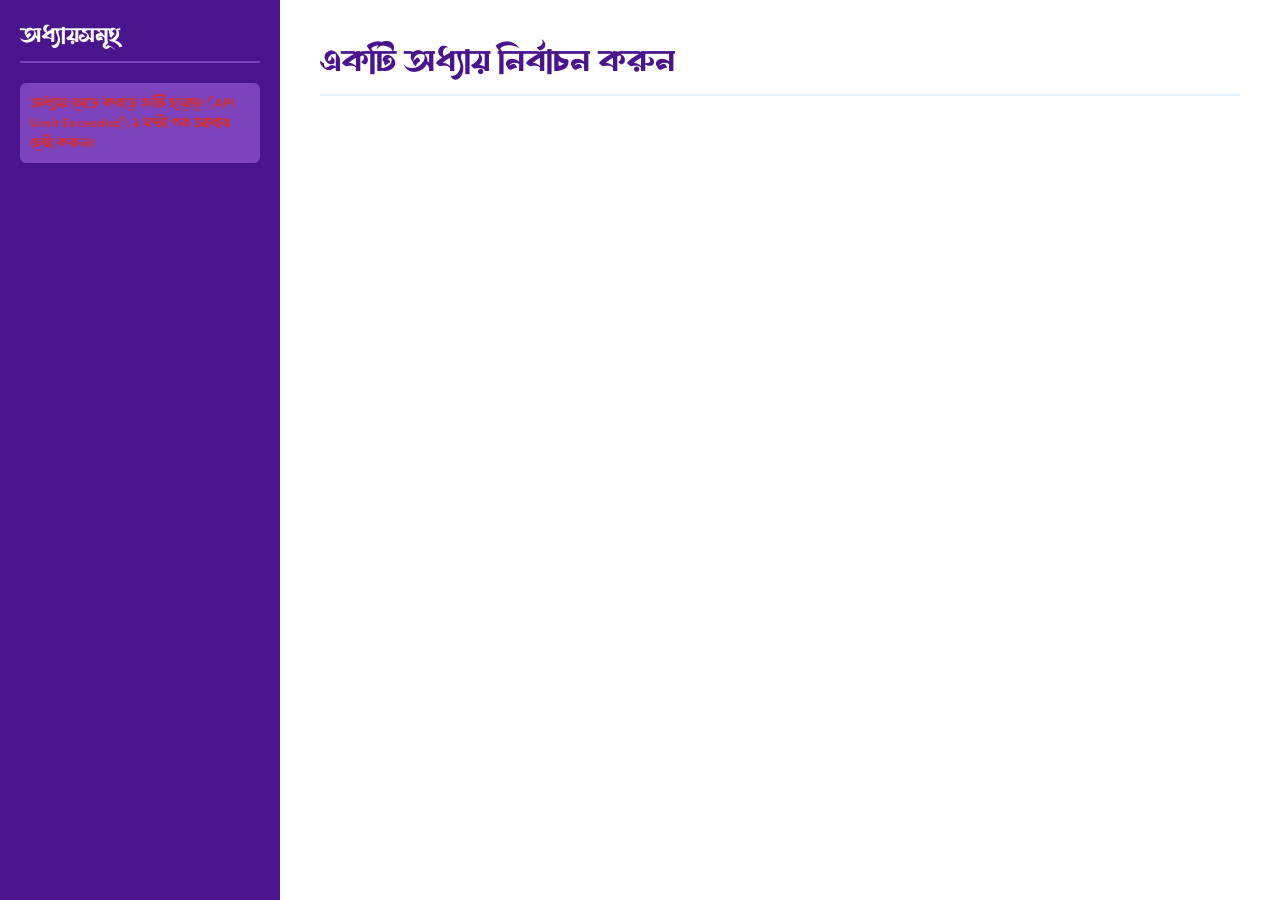
<file: index.html>
<!DOCTYPE html>
<html lang="bn">
<head>
    <meta charset="UTF-8">
    <meta name="viewport" content="width=device-width, initial-scale=1.0">
    <title>রাসায়নিক বিক্রিয়া - HSC V2026</title>
    <!-- FontAwesome Library for File Icons -->
    <link rel="stylesheet" href="https://cdnjs.cloudflare.com/ajax/libs/font-awesome/6.4.0/css/all.min.css">
    <link rel="stylesheet" href="style.css">
</head>
<body>
    <div class="container">
        <!-- Sidebar for Chapters -->
        <aside class="sidebar">
            <h2>অধ্যায়সমূহ</h2>
            <ul id="chapter-list">
                <!-- Chapters injected here via JS -->
            </ul>
        </aside>

        <!-- Main Content Area -->
        <main class="content">
            <h1 id="chapter-title">একটি অধ্যায় নির্বাচন করুন</h1>
            
            <div id="assets-container" style="display: none;">
                <h3>ডকুমেন্ট এবং সোর্স ফাইল</h3>
                <!-- Changed to support Grid layout -->
                <ul id="document-list" class="doc-list">
                    <!-- Docs injected here -->
                </ul>

                <h3>ছবি গ্যালারি</h3>
                <div id="image-gallery" class="gallery">
                    <!-- Images injected here -->
                </div>
            </div>
        </main>
    </div>

    <script src="script.js"></script>
</body>
</html>
</file>
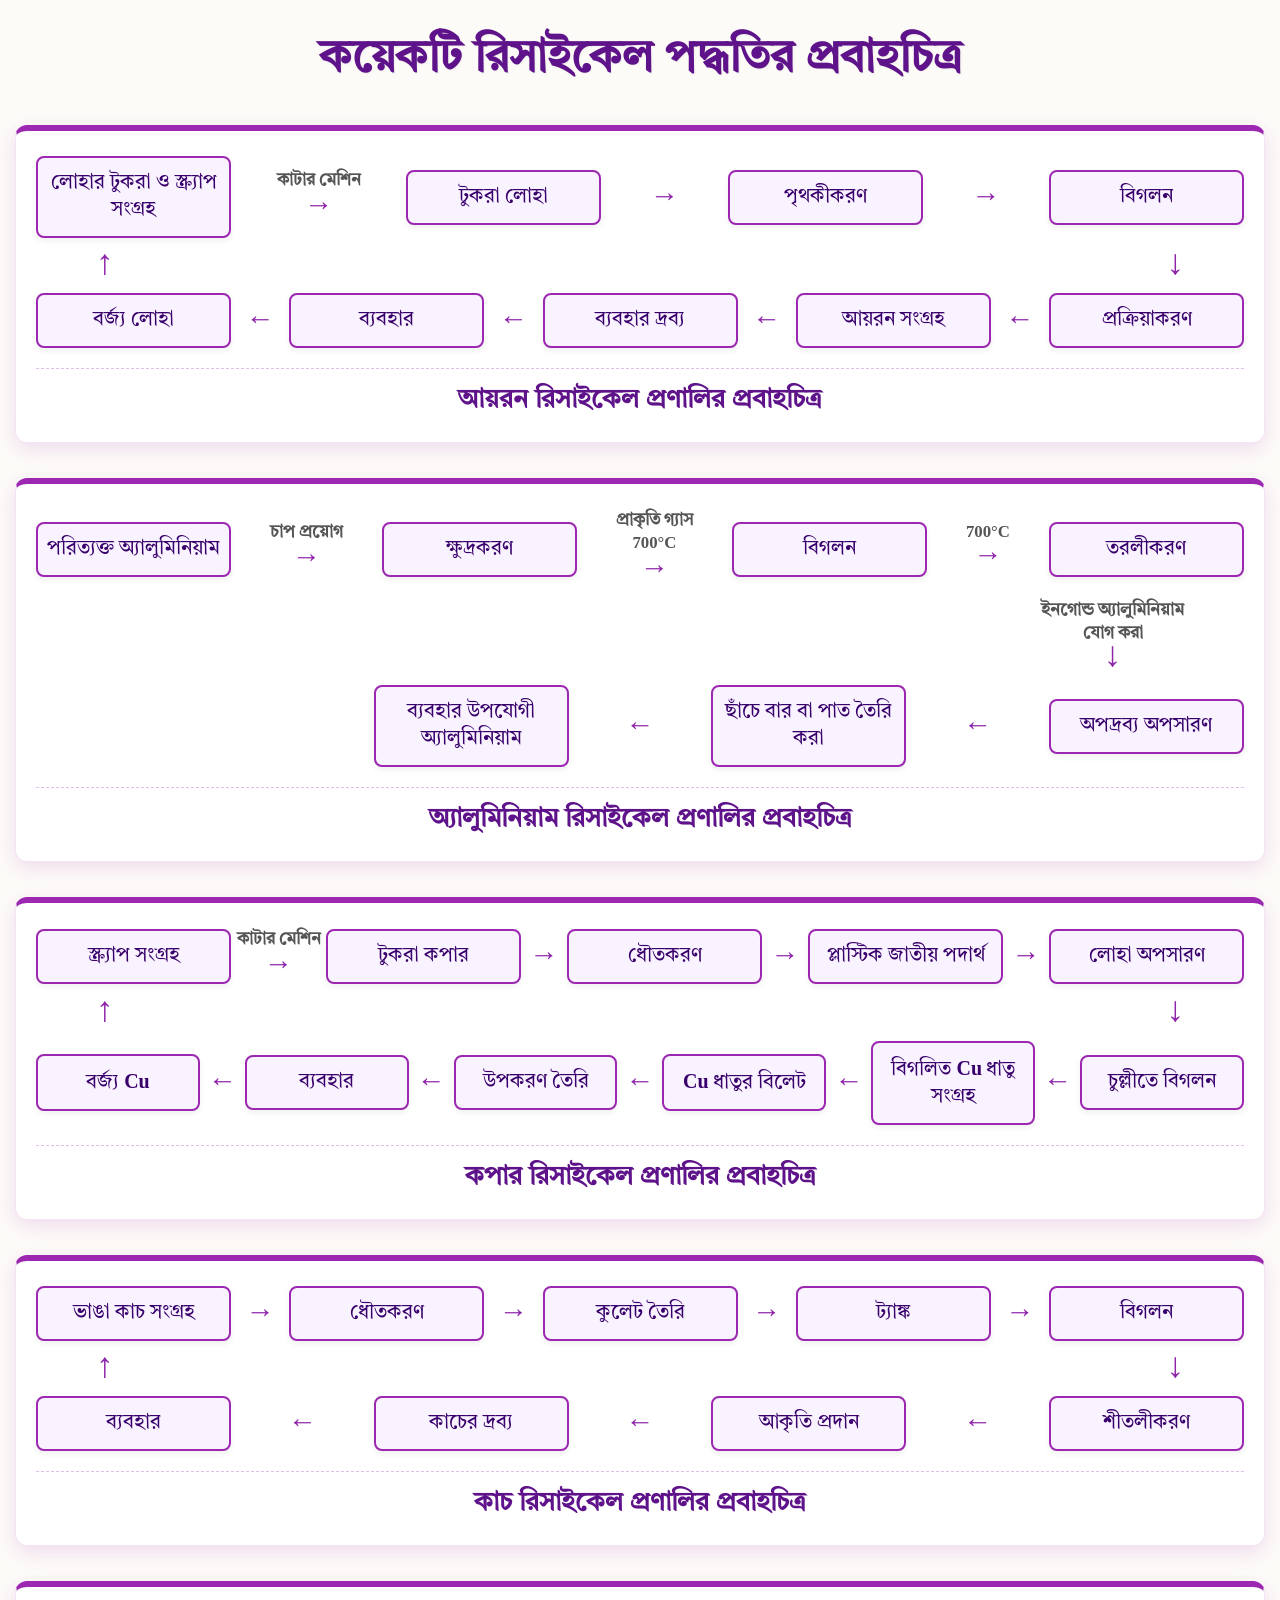
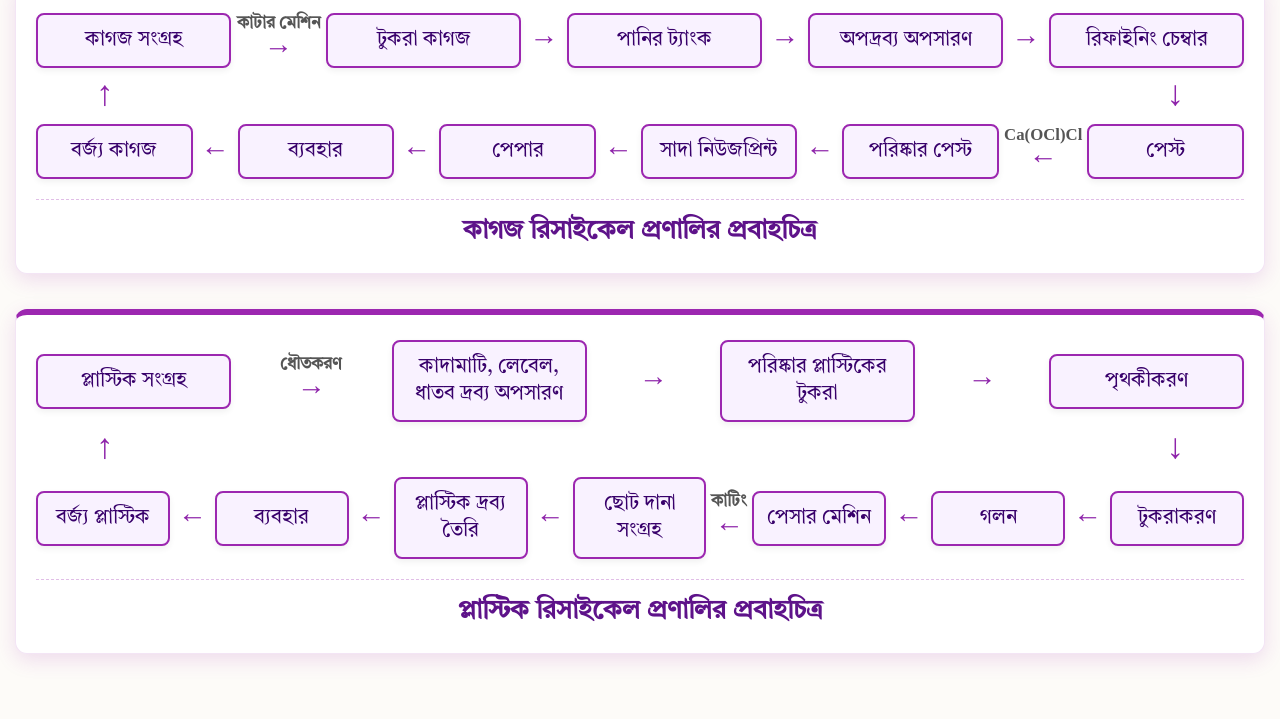
<file: 2nd Paper Chapter 5 অর্থনৈতিক রসায়ন/Flowcharts.html>
<!DOCTYPE html>
<html lang="bn">
<head>
    <meta charset="UTF-8">
    <meta name="viewport" content="width=device-width, initial-scale=1.0">
    <title>রিসাইকেল প্রণালি - Final Optimized Theme</title>
    
    <link rel="preconnect" href="https://fonts.googleapis.com">
    <link rel="preconnect" href="https://fonts.gstatic.com" crossorigin>
    <link href="https://fonts.googleapis.com/css2?family=Tiro+Bangla:ital@0;1&display=swap" rel="stylesheet">
	    

    <style>
        /* CSS Variables for Clean White & Purple Theme */
        :root {
            --bg-page: #fdfbf8;           
            --bg-container: #ffffff;      
            --box-bg: #f9f2ff;            
            --border-purple: #9c27b0;     
            --text-dark-purple: #38006b;  
            --arrow-color: #8e24aa;       
            --title-color: #5e138a;       
            --shadow-color: rgba(156, 39, 176, 0.15); 
        }

        /* CSS Reset */
        *, *::before, *::after {
            box-sizing: border-box;
            margin: 0;
            padding: 0;
        }

        body {
            font-family: 'Tiro Bangla', serif; 
            background-color: var(--bg-page);
            min-height: 100vh;
            padding: 30px 15px;
            color: var(--text-dark-purple);
        }

        .english-text {
            font-family: 'Times New Roman', Times, serif;
            font-weight: bold;
        }

        .container {
            max-width: 1250px; /* Increased to comfortably fit larger, bolder texts */
            margin: 0 auto;
        }
        
        .page-title {
            text-align: center;
            font-size: 2.8rem; /* Bigger title */
            margin-bottom: 35px;
            color: var(--title-color);
            font-weight: bold;
            text-shadow: 1px 1px 2px rgba(0,0,0,0.05);
        }

        .chart-container {
            background-color: var(--bg-container);
            border-radius: 12px;
            box-shadow: 0 6px 20px var(--shadow-color);
            border: 1px solid #f3e5f5;
            border-top: 6px solid var(--border-purple);
            padding: 25px 20px; /* Reduced extra blank space */
            margin-bottom: 35px;
            overflow: hidden; 
        }

        .chart-title {
            text-align: center;
            font-size: 1.6rem; /* Bigger and bolder */
            font-weight: bold;
            color: var(--title-color);
            margin-top: 20px; /* Reduced spacing */
            padding-top: 15px;
            border-top: 1.5px dashed #e1bee7;
        }

        .flow-layout {
            display: flex;
            flex-direction: column;
            width: 100%;
        }

        .row {
            display: flex;
            justify-content: space-between;
            align-items: center;
            width: 100%;
            gap: 5px; /* Added slight gap for better distribution */
        }

        .mid-row {
            padding: 10px 60px; /* Significantly reduced vertical blank space */
        }

        .box {
            background-color: var(--box-bg);
            color: var(--text-dark-purple);
            border: 2px solid var(--border-purple); /* Thicker border */
            border-radius: 8px;
            padding: 12px 8px; 
            text-align: center;
            font-size: 1.25rem; /* Noticeably larger text */
            font-weight: 500;  /* Bold text for clearer view */
            max-width: 195px;   /* Adjusted width for bigger text */
            min-width: 85px;
            line-height: 1.35;
            flex: 1 1 0; 
            box-shadow: 0 3px 6px rgba(0, 0, 0, 0.06);
            transition: transform 0.2s ease;
        }

        .box:hover {
            transform: translateY(-2px); /* Slight interactive feel */
        }

        .arrow-wrapper {
            display: flex;
            flex-direction: column;
            align-items: center;
            justify-content: center;
            min-width: 35px;
        }

        .arrow-text {
            font-size: 1.05rem; /* Larger and bolder arrow labels */
            font-weight: bold;
            color: #555;
            margin-bottom: -5px;
            text-align: center;
            white-space: nowrap;
        }

        .arrow-symbol {
            font-size: 1.8rem; /* Bigger arrows */
            color: var(--arrow-color);
            font-weight: bold;
        }

        .mid-arrow {
            font-size: 2.2rem; /* Much larger loop arrows */
            color: var(--arrow-color);
            font-weight: bold;
            line-height: 1;
        }

        /* Responsive Adjustments for Mobile */
        @media (max-width: 850px) {
            .box { font-size: 1.05rem; padding: 8px 5px; border-width: 1.5px; } 
            .arrow-text { font-size: 0.85rem; white-space: normal; line-height: 1.1; margin-bottom: -2px; } 
            .arrow-symbol { font-size: 1.4rem; } 
            .mid-arrow { font-size: 1.8rem; } 
            .chart-container { padding: 20px 10px; }
            .mid-row { padding: 10px 30px; }
            .page-title { font-size: 2.2rem; margin-bottom: 25px; }
            .chart-title { font-size: 1.3rem; margin-top: 15px; padding-top: 10px; }
        }
    </style>
</head>
<body>

<div class="container">

    <h1 class="page-title">কয়েকটি রিসাইকেল পদ্ধতির প্রবাহচিত্র</h1>

    <div class="chart-container">
        <div class="flow-layout">
            <div class="row">
                <div class="box">লোহার টুকরা ও স্ক্র্যাপ সংগ্রহ</div>
                <div class="arrow-wrapper"><span class="arrow-text">কাটার মেশিন</span><span class="arrow-symbol">→</span></div>
                <div class="box">টুকরা লোহা</div>
                <div class="arrow-wrapper"><span class="arrow-symbol">→</span></div>
                <div class="box">পৃথকীকরণ</div>
                <div class="arrow-wrapper"><span class="arrow-symbol">→</span></div>
                <div class="box">বিগলন</div>
            </div>
            <div class="row mid-row">
                <div class="mid-arrow">↑</div>
                <div class="mid-arrow">↓</div>
            </div>
            <div class="row">
                <div class="box">বর্জ্য লোহা</div>
                <div class="arrow-wrapper"><span class="arrow-symbol">←</span></div>
                <div class="box">ব্যবহার</div>
                <div class="arrow-wrapper"><span class="arrow-symbol">←</span></div>
                <div class="box">ব্যবহার দ্রব্য</div>
                <div class="arrow-wrapper"><span class="arrow-symbol">←</span></div>
                <div class="box">আয়রন সংগ্রহ</div>
                <div class="arrow-wrapper"><span class="arrow-symbol">←</span></div>
                <div class="box">প্রক্রিয়াকরণ</div>
            </div>
        </div>
        <div class="chart-title">আয়রন রিসাইকেল প্রণালির প্রবাহচিত্র</div>
    </div>

    <div class="chart-container">
        <div class="flow-layout">
            <div class="row">
                <div class="box">পরিত্যক্ত অ্যালুমিনিয়াম</div>
                <div class="arrow-wrapper"><span class="arrow-text">চাপ প্রয়োগ</span><span class="arrow-symbol">→</span></div>
                <div class="box">ক্ষুদ্রকরণ</div>
                <div class="arrow-wrapper"><span class="arrow-text">প্রাকৃতি গ্যাস<br><span class="english-text">700°C</span></span><span class="arrow-symbol">→</span></div>
                <div class="box">বিগলন</div>
                <div class="arrow-wrapper"><span class="arrow-text english-text">700°C</span><span class="arrow-symbol">→</span></div>
                <div class="box">তরলীকরণ</div>
            </div>
            <div class="row mid-row" style="justify-content: flex-end; padding-right: 60px;">
                <div class="arrow-wrapper">
                    <span class="arrow-text">ইনগোন্ড অ্যালুমিনিয়াম<br>যোগ করা</span>
                    <span class="mid-arrow">↓</span>
                </div>
            </div>
            <div class="row">
                <div class="box" style="visibility: hidden;">Placeholder</div>
                <div class="arrow-wrapper" style="visibility: hidden;"><span class="arrow-symbol">←</span></div>
                <div class="box">ব্যবহার উপযোগী অ্যালুমিনিয়াম</div>
                <div class="arrow-wrapper"><span class="arrow-symbol">←</span></div>
                <div class="box">ছাঁচে বার বা পাত তৈরি করা</div>
                <div class="arrow-wrapper"><span class="arrow-symbol">←</span></div>
                <div class="box">অপদ্রব্য অপসারণ</div>
            </div>
        </div>
        <div class="chart-title">অ্যালুমিনিয়াম রিসাইকেল প্রণালির প্রবাহচিত্র</div>
    </div>

    <div class="chart-container">
        <div class="flow-layout">
            <div class="row">
                <div class="box">স্ক্র্যাপ সংগ্রহ</div>
                <div class="arrow-wrapper"><span class="arrow-text">কাটার মেশিন</span><span class="arrow-symbol">→</span></div>
                <div class="box">টুকরা কপার</div>
                <div class="arrow-wrapper"><span class="arrow-symbol">→</span></div>
                <div class="box">ধৌতকরণ</div>
                <div class="arrow-wrapper"><span class="arrow-symbol">→</span></div>
                <div class="box">প্লাস্টিক জাতীয় পদার্থ</div>
                <div class="arrow-wrapper"><span class="arrow-symbol">→</span></div>
                <div class="box">লোহা অপসারণ</div>
            </div>
            <div class="row mid-row">
                <div class="mid-arrow">↑</div>
                <div class="mid-arrow">↓</div>
            </div>
            <div class="row">
                <div class="box">বর্জ্য <span class="english-text">Cu</span></div>
                <div class="arrow-wrapper"><span class="arrow-symbol">←</span></div>
                <div class="box">ব্যবহার</div>
                <div class="arrow-wrapper"><span class="arrow-symbol">←</span></div>
                <div class="box">উপকরণ তৈরি</div>
                <div class="arrow-wrapper"><span class="arrow-symbol">←</span></div>
                <div class="box"><span class="english-text">Cu</span> ধাতুর বিলেট</div>
                <div class="arrow-wrapper"><span class="arrow-symbol">←</span></div>
                <div class="box">বিগলিত <span class="english-text">Cu</span> ধাতু সংগ্রহ</div>
                <div class="arrow-wrapper"><span class="arrow-symbol">←</span></div>
                <div class="box">চুল্লীতে বিগলন</div>
            </div>
        </div>
        <div class="chart-title">কপার রিসাইকেল প্রণালির প্রবাহচিত্র</div>
    </div>

    <div class="chart-container">
        <div class="flow-layout">
            <div class="row">
                <div class="box">ভাঙা কাচ সংগ্রহ</div>
                <div class="arrow-wrapper"><span class="arrow-symbol">→</span></div>
                <div class="box">ধৌতকরণ</div>
                <div class="arrow-wrapper"><span class="arrow-symbol">→</span></div>
                <div class="box">কুলেট তৈরি</div>
                <div class="arrow-wrapper"><span class="arrow-symbol">→</span></div>
                <div class="box">ট্যাঙ্ক</div>
                <div class="arrow-wrapper"><span class="arrow-symbol">→</span></div>
                <div class="box">বিগলন</div>
            </div>
            <div class="row mid-row">
                <div class="mid-arrow">↑</div>
                <div class="mid-arrow">↓</div>
            </div>
            <div class="row">
                <div class="box">ব্যবহার</div>
                <div class="arrow-wrapper"><span class="arrow-symbol">←</span></div>
                <div class="box">কাচের দ্রব্য</div>
                <div class="arrow-wrapper"><span class="arrow-symbol">←</span></div>
                <div class="box">আকৃতি প্রদান</div>
                <div class="arrow-wrapper"><span class="arrow-symbol">←</span></div>
                <div class="box">শীতলীকরণ</div>
            </div>
        </div>
        <div class="chart-title">কাচ রিসাইকেল প্রণালির প্রবাহচিত্র</div>
    </div>

    <div class="chart-container">
        <div class="flow-layout">
            <div class="row">
                <div class="box">কাগজ সংগ্রহ</div>
                <div class="arrow-wrapper"><span class="arrow-text">কাটার মেশিন</span><span class="arrow-symbol">→</span></div>
                <div class="box">টুকরা কাগজ</div>
                <div class="arrow-wrapper"><span class="arrow-symbol">→</span></div>
                <div class="box">পানির ট্যাংক</div>
                <div class="arrow-wrapper"><span class="arrow-symbol">→</span></div>
                <div class="box">অপদ্রব্য অপসারণ</div>
                <div class="arrow-wrapper"><span class="arrow-symbol">→</span></div>
                <div class="box">রিফাইনিং চেম্বার</div>
            </div>
            <div class="row mid-row">
                <div class="mid-arrow">↑</div>
                <div class="mid-arrow">↓</div>
            </div>
            <div class="row">
                <div class="box">বর্জ্য কাগজ</div>
                <div class="arrow-wrapper"><span class="arrow-symbol">←</span></div>
                <div class="box">ব্যবহার</div>
                <div class="arrow-wrapper"><span class="arrow-symbol">←</span></div>
                <div class="box">পেপার</div>
                <div class="arrow-wrapper"><span class="arrow-symbol">←</span></div>
                <div class="box">সাদা নিউজপ্রিন্ট</div>
                <div class="arrow-wrapper"><span class="arrow-symbol">←</span></div>
                <div class="box">পরিষ্কার পেস্ট</div>
                <div class="arrow-wrapper"><span class="arrow-text english-text">Ca(OCl)Cl</span><span class="arrow-symbol">←</span></div>
                <div class="box">পেস্ট</div>
            </div>
        </div>
        <div class="chart-title">কাগজ রিসাইকেল প্রণালির প্রবাহচিত্র</div>
    </div>

    <div class="chart-container">
        <div class="flow-layout">
            <div class="row">
                <div class="box">প্লাস্টিক সংগ্রহ</div>
                <div class="arrow-wrapper"><span class="arrow-text">ধৌতকরণ</span><span class="arrow-symbol">→</span></div>
                <div class="box">কাদামাটি, লেবেল, ধাতব দ্রব্য অপসারণ</div>
                <div class="arrow-wrapper"><span class="arrow-symbol">→</span></div>
                <div class="box">পরিষ্কার প্লাস্টিকের টুকরা</div>
                <div class="arrow-wrapper"><span class="arrow-symbol">→</span></div>
                <div class="box">পৃথকীকরণ</div>
            </div>
            <div class="row mid-row">
                <div class="mid-arrow">↑</div>
                <div class="mid-arrow">↓</div>
            </div>
            <div class="row">
                <div class="box">বর্জ্য প্লাস্টিক</div>
                <div class="arrow-wrapper"><span class="arrow-symbol">←</span></div>
                <div class="box">ব্যবহার</div>
                <div class="arrow-wrapper"><span class="arrow-symbol">←</span></div>
                <div class="box">প্লাস্টিক দ্রব্য তৈরি</div>
                <div class="arrow-wrapper"><span class="arrow-symbol">←</span></div>
                <div class="box">ছোট দানা সংগ্রহ</div>
                <div class="arrow-wrapper"><span class="arrow-text">কাটিং</span><span class="arrow-symbol">←</span></div>
                <div class="box">পেসার মেশিন</div>
                <div class="arrow-wrapper"><span class="arrow-symbol">←</span></div>
                <div class="box">গলন</div>
                <div class="arrow-wrapper"><span class="arrow-symbol">←</span></div>
                <div class="box">টুকরাকরণ</div>
            </div>
        </div>
        <div class="chart-title">প্লাস্টিক রিসাইকেল প্রণালির প্রবাহচিত্র</div>
    </div>

</div>

</body>
</html>
</file>
<file: style.css>
/* Load your custom font */
@font-face {
    font-family: 'CustomBanglaFont';
    src: url('font.ttf') format('truetype');
    font-weight: normal;
    font-style: normal;
}

* {
    box-sizing: border-box;
    margin: 0;
    padding: 0;
    font-family: 'CustomBanglaFont', 'Segoe UI', Tahoma, sans-serif;
}

/* Force normal weight on absolutely everything to prevent weird font stretching */
body, h1, h2, h3, h4, h5, h6, strong, b, button, a, i, span {
    font-weight: normal !important;
}

body {
    background-color: #f4f4f9; 
    color: #333;
}

.container {
    display: flex;
    min-height: 100vh;
}

.sidebar {
    width: 280px;
    background-color: #4a148c; 
    color: white;
    padding: 20px;
}

.sidebar h2 {
    margin-bottom: 20px;
    font-size: 1.4rem;
    border-bottom: 2px solid #7c43bd; 
    padding-bottom: 10px;
}

.sidebar ul {
    list-style: none;
}

.sidebar li {
    padding: 12px;
    margin-bottom: 8px;
    background-color: #7c43bd; 
    cursor: pointer;
    border-radius: 6px;
    transition: background 0.3s ease;
    font-size: 1.1rem;
}

.sidebar li:hover, .sidebar li.active {
    background-color: #1976d2; 
}

.content {
    flex: 1;
    padding: 40px;
    background-color: #fff;
}

#chapter-title {
    color: #4a148c;
    border-bottom: 2px solid #e3f2fd;
    padding-bottom: 10px;
    margin-bottom: 30px;
    font-size: 2rem;
}

h3 {
    color: #1976d2;
    margin-top: 20px;
    font-size: 1.3rem;
    margin-bottom: 15px;
}

/* --- NEW DOCUMENT GRID LAYOUT --- */
.doc-list {
    display: grid;
    grid-template-columns: repeat(auto-fill, minmax(260px, 1fr));
    gap: 15px;
    list-style: none;
    margin-bottom: 40px;
}

.doc-card {
    display: flex;
    align-items: center;
    padding: 15px;
    background-color: #e8eaf6; 
    color: #283593; 
    text-decoration: none;
    border-radius: 8px;
    border: 1px solid #c5cae9;
    transition: background 0.2s, transform 0.1s;
    font-size: 1.1rem;
}

.doc-card i {
    font-size: 1.8rem;
    margin-right: 15px;
}

.doc-card:hover {
    background-color: #c5cae9;
    transform: translateY(-3px);
}

/* Document Icon Colors */
.icon-pdf { color: #d32f2f; }
.icon-word { color: #1976d2; }
.icon-ai { color: #f57c00; }
.icon-default { color: #607d8b; }

/* --- EXCLUSIVE MASTER FILE (ZIP) DESIGN --- */
.doc-card.master-file {
    background: linear-gradient(135deg, #fff8e1, #ffecb3);
    border: 2px solid #ffb300;
    color: #996500;
    transform: scale(1.02); /* Slightly larger */
    box-shadow: 0 4px 10px rgba(255, 179, 0, 0.2);
    grid-column: 1 / -1; /* Makes the ZIP file span the entire row */
}

.doc-card.master-file i {
    font-size: 2.2rem;
    color: #ff9800;
}

.doc-card.master-file:hover {
    background: linear-gradient(135deg, #ffecb3, #ffe082);
    transform: scale(1.04);
}

/* --- IMAGE GALLERY --- */
.gallery {
    display: grid;
    grid-template-columns: repeat(auto-fill, minmax(200px, 1fr));
    gap: 20px;
}

.image-card {
    border: 1px solid #e0e0e0;
    border-radius: 8px;
    padding: 12px;
    text-align: center;
    background-color: #fafafa;
    box-shadow: 0 4px 6px rgba(0,0,0,0.05);
}

.image-card img {
    max-width: 100%;
    height: auto;
    border-radius: 4px;
    margin-bottom: 12px;
}

.copy-btn {
    background-color: #1976d2; 
    color: white;
    border: none;
    padding: 10px 12px;
    border-radius: 6px;
    cursor: pointer;
    width: 100%;
    font-size: 1rem;
    transition: background 0.3s;
}

.copy-btn:hover {
    background-color: #4a148c; 
}
</file>
